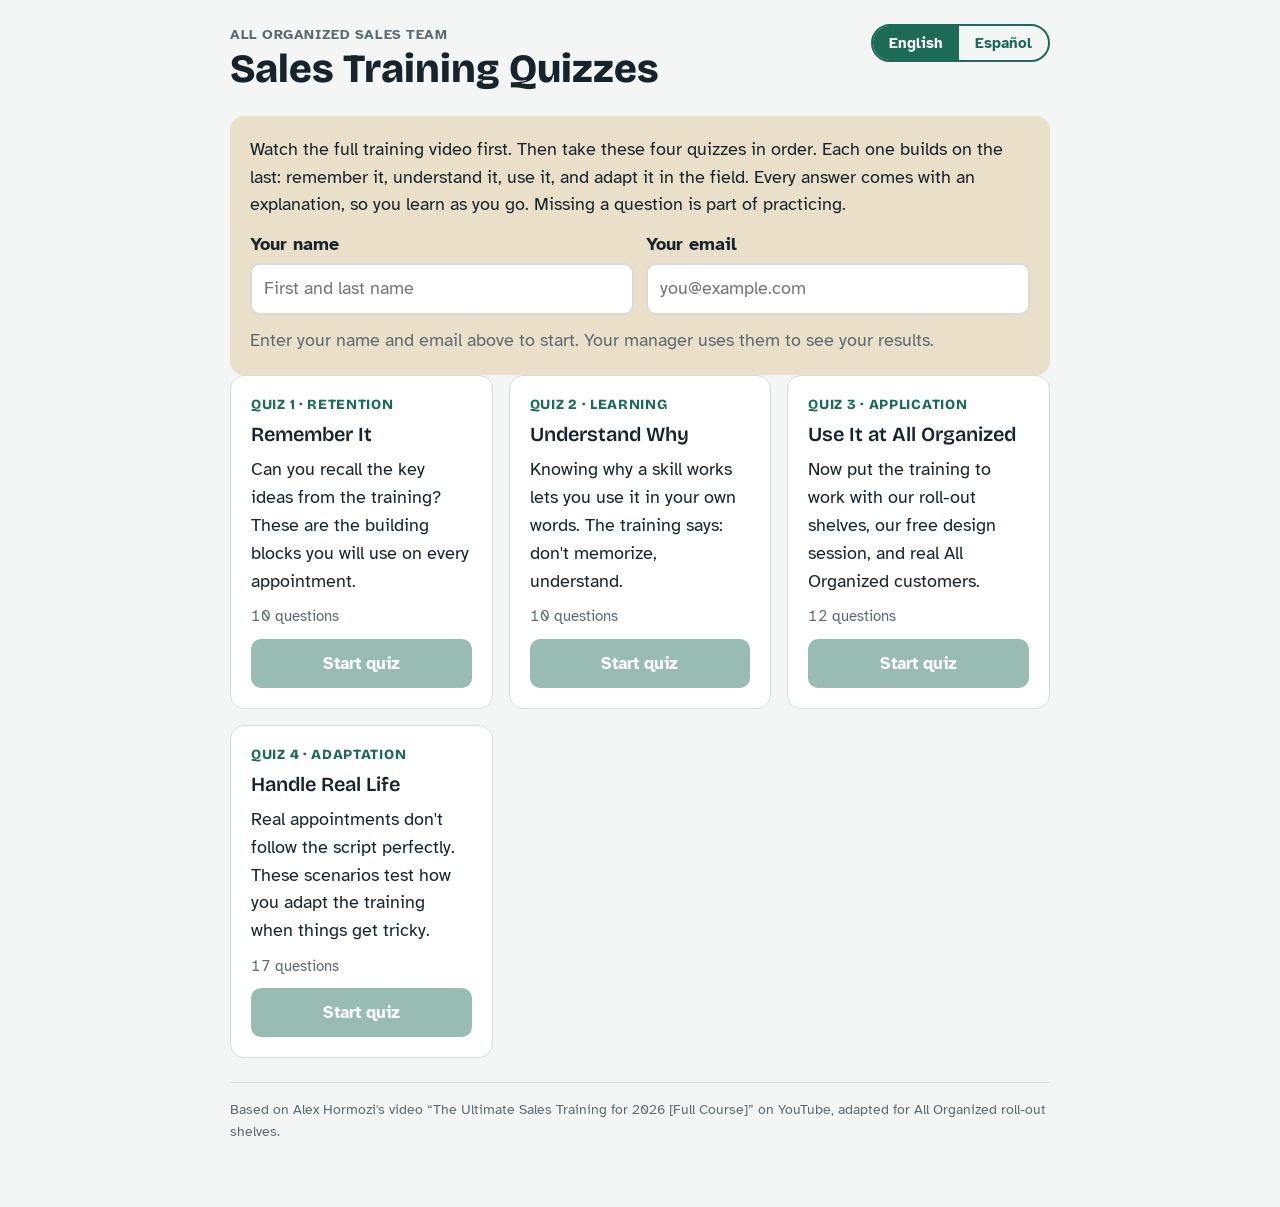
<file: index.html>
<!DOCTYPE html>
<html lang="en">
<head>
<meta charset="utf-8">
<meta name="viewport" content="width=device-width, initial-scale=1">
<meta name="robots" content="noindex">
<title>All Organized Sales Quizzes</title>
<link rel="preconnect" href="https://fonts.googleapis.com">
<link rel="preconnect" href="https://fonts.gstatic.com" crossorigin>
<link href="https://fonts.googleapis.com/css2?family=Bricolage+Grotesque:opsz,wght@12..96,600;12..96,800&family=Atkinson+Hyperlegible:wght@400;700&display=swap" rel="stylesheet">
<link rel="stylesheet" href="style.css">
</head>
<body>
<div class="wrap">
  <header class="top">
    <div class="brand">
      <small id="t-kicker">All Organized Sales Team</small>
      <h1 id="t-title">Sales Training Quizzes</h1>
    </div>
    <div class="lang" role="group" aria-label="Language / Idioma">
      <button type="button" id="lang-en" aria-pressed="true">English</button>
      <button type="button" id="lang-es" aria-pressed="false">Español</button>
    </div>
  </header>
  <main id="view"></main>
  <footer>
    <p id="t-source"></p>
  </footer>
</div>
<script src="config.js"></script>
<script src="quizzes.js"></script>
<script src="app.js"></script>
</body>
</html>
</file>
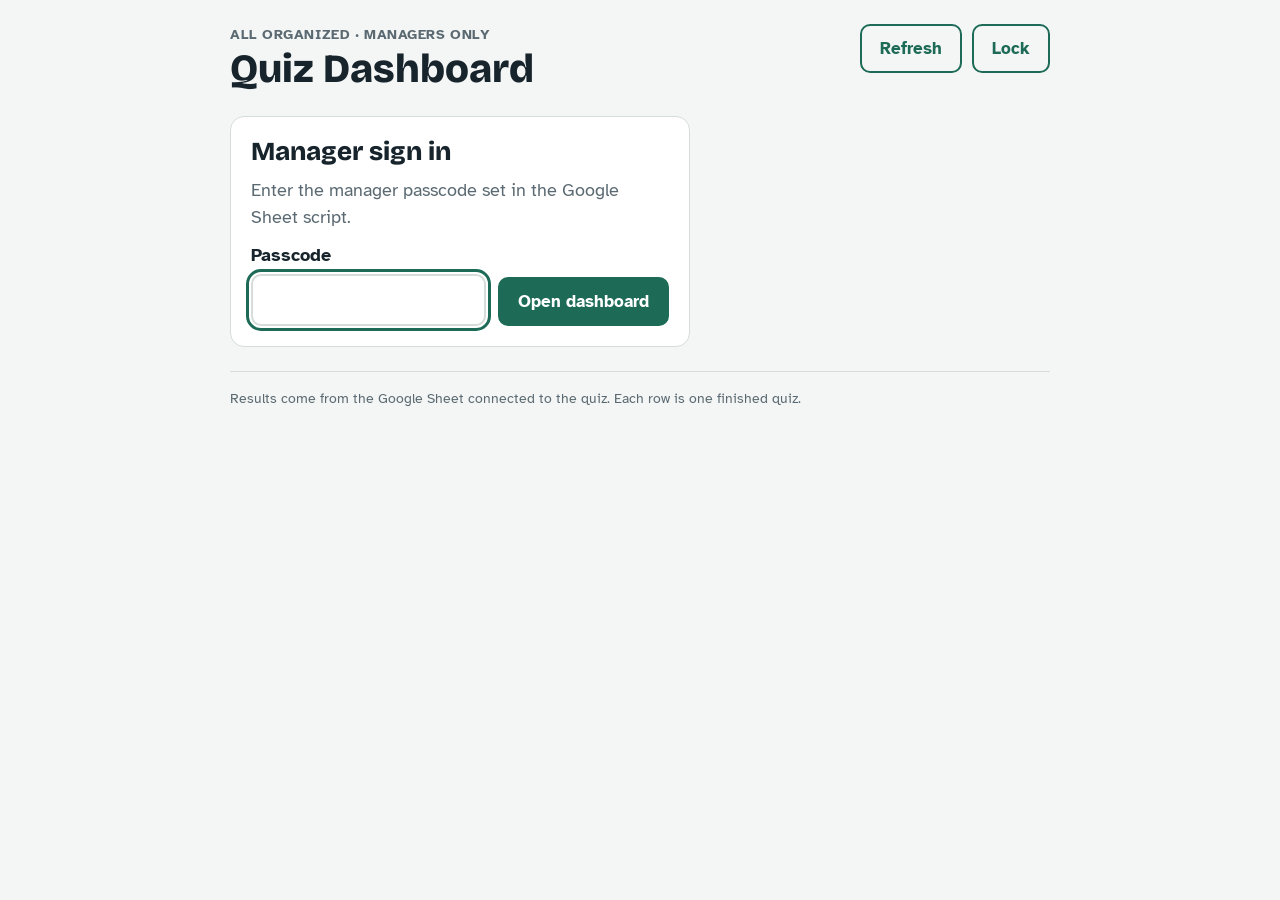
<file: manager.html>
<!DOCTYPE html>
<html lang="en">
<head>
<meta charset="utf-8">
<meta name="viewport" content="width=device-width, initial-scale=1">
<meta name="robots" content="noindex">
<title>All Organized Quiz Dashboard</title>
<link rel="preconnect" href="https://fonts.googleapis.com">
<link rel="preconnect" href="https://fonts.gstatic.com" crossorigin>
<link href="https://fonts.googleapis.com/css2?family=Bricolage+Grotesque:opsz,wght@12..96,600;12..96,800&family=Atkinson+Hyperlegible:wght@400;700&display=swap" rel="stylesheet">
<link rel="stylesheet" href="style.css">
</head>
<body>
<div class="wrap">
  <header class="top">
    <div class="brand">
      <small>All Organized · Managers only</small>
      <h1>Quiz Dashboard</h1>
    </div>
    <div class="toprow" id="actions" hidden>
      <button type="button" class="btn ghost" id="refresh">Refresh</button>
      <button type="button" class="btn ghost" id="lock">Lock</button>
    </div>
  </header>
  <main id="view"></main>
  <footer><p>Results come from the Google Sheet connected to the quiz. Each row is one finished quiz.</p></footer>
</div>
<script src="config.js"></script>
<script src="quizzes.js"></script>
<script>
(function () {
  var CFG = window.QUIZ_CONFIG || {};
  var view = document.getElementById("view");
  var st = { pass: ss("ao-pass") || "", rows: null, err: "", tab: "board", keyLang: "en", loading: false, msg: "" };
  function ss(k, v) { try { if (v === undefined) return sessionStorage.getItem(k); if (v === null) sessionStorage.removeItem(k); else sessionStorage.setItem(k, v); } catch (e) { return null; } }
  function esc(s) { return String(s == null ? "" : s).replace(/[&<>"]/g, function (c) { return { "&": "&amp;", "<": "&lt;", ">": "&gt;", '"': "&quot;" }[c]; }); }
  function order(qi, n, salt) {
    var idx = [], s = (qi + 1) * 7919 + salt * 104729;
    for (var k = 0; k < n; k++) idx.push(k);
    for (var j = n - 1; j > 0; j--) { s = (s * 9301 + 49297) % 233280; var r = Math.floor(s / 233280 * (j + 1)); var t = idx[j]; idx[j] = idx[r]; idx[r] = t; }
    return idx;
  }

  function load() {
    if (!/^https:\/\/script\.google\.com\//.test(CFG.scriptUrl || "")) { st.err = "The quiz isn't connected to the Google Sheet yet. Paste your web app URL into config.js (README, Part 1)."; render(); return; }
    st.loading = true; st.err = ""; render();
    fetch(CFG.scriptUrl, { method: "POST", headers: { "Content-Type": "text/plain;charset=utf-8" }, body: JSON.stringify({ action: "dashboard", passcode: st.pass }) })
      .then(function (r) { return r.json(); })
      .then(function (j) {
        st.loading = false;
        if (j && j.ok) { st.rows = j.rows || []; ss("ao-pass", st.pass); }
        else { st.rows = null; st.err = j && j.error === "wrong_passcode" ? "That passcode isn't right. Try again." : "Couldn't load results. Try Refresh."; if (j && j.error === "wrong_passcode") { st.pass = ""; ss("ao-pass", null); } }
        render();
      })
      .catch(function () { st.loading = false; st.err = "Couldn't reach the Google Sheet. Check your connection and try Refresh."; render(); });
  }

  function gate() {
    var h = '<section class="card" style="max-width:460px"><h2>Manager sign in</h2><p class="muted">Enter the manager passcode set in the Google Sheet script.</p><form id="gate" class="fields"><div class="field"><label for="pass"><strong>Passcode</strong></label><input type="password" id="pass" autocomplete="current-password" required></div><div class="row"><button class="btn" type="submit">Open dashboard</button></div></form>' + (st.err ? '<p class="sync warn" role="alert">' + esc(st.err) + '</p>' : '') + '</section>';
    view.innerHTML = h;
    document.getElementById("gate").addEventListener("submit", function (e) { e.preventDefault(); st.pass = document.getElementById("pass").value; load(); });
    document.getElementById("pass").focus();
  }

  function reps() {
    var by = {};
    st.rows.forEach(function (r) {
      var k = String(r.email || "").toLowerCase() || ("(no email) " + r.name);
      var p = by[k] || (by[k] = { name: r.name, email: r.email, q: {}, last: "" });
      p.name = r.name || p.name;
      var q = p.q[r.quizNum] || (p.q[r.quizNum] = { best: 0, attempts: 0, last: 0 });
      q.best = Math.max(q.best, Number(r.pct) || 0); q.attempts++; q.last = Number(r.pct) || 0;
      if (r.at > p.last) p.last = r.at;
    });
    return Object.keys(by).map(function (k) { return by[k]; }).sort(function (a, b) { return String(a.name).localeCompare(String(b.name)); });
  }
  function avg(p) { var v = QUIZZES.map(function (q) { return p.q[q.num] ? p.q[q.num].best : null; }).filter(function (x) { return x !== null; }); return v.length ? Math.round(v.reduce(function (a, b) { return a + b; }, 0) / v.length) : null; }
  function pill(v) {
    if (!v) return '<span class="pill none">-</span>';
    var c = v.best >= 80 ? "hi" : v.best >= 60 ? "mid" : "lo";
    return '<span class="pill ' + c + '">' + v.best + '%</span><span class="att">' + v.attempts + (v.attempts === 1 ? ' try' : ' tries') + '</span>';
  }
  function d(iso) { try { return new Date(iso).toLocaleString("en-US", { month: "short", day: "numeric", hour: "numeric", minute: "2-digit" }); } catch (e) { return ""; } }

  function board() {
    var list = reps();
    var all = st.rows.map(function (r) { return Number(r.pct) || 0; });
    var teamAvg = all.length ? Math.round(all.reduce(function (a, b) { return a + b; }, 0) / all.length) : 0;
    var done = list.filter(function (p) { return QUIZZES.every(function (q) { return p.q[q.num]; }); }).length;
    var h = '<div class="tiles"><div class="tile"><span class="num">' + list.length + '</span><span class="muted">Reps</span></div><div class="tile"><span class="num">' + st.rows.length + '</span><span class="muted">Quizzes finished</span></div><div class="tile"><span class="num">' + teamAvg + '%</span><span class="muted">Average score</span></div><div class="tile"><span class="num">' + done + '</span><span class="muted">Finished all 4</span></div></div>';
    if (!list.length) return h + '<div class="item"><p>No results yet. Send reps the quiz link and their scores will show up here after they finish a quiz.</p></div>';
    h += '<h2>Best score by rep</h2><div class="tablewrap"><table><thead><tr><th scope="col">Rep</th>';
    QUIZZES.forEach(function (q) { h += '<th scope="col">Quiz ' + q.num + '<span class="att">' + esc(q.focus.en) + '</span></th>'; });
    h += '<th scope="col">Average</th><th scope="col">Last activity</th></tr></thead><tbody>';
    list.forEach(function (p) {
      var a = avg(p);
      h += '<tr><td><strong>' + esc(p.name) + '</strong><span class="att">' + esc(p.email) + '</span></td>';
      QUIZZES.forEach(function (q) { h += '<td>' + pill(p.q[q.num]) + '</td>'; });
      h += '<td>' + (a === null ? '-' : '<strong>' + a + '%</strong>') + '</td><td>' + esc(d(p.last)) + '</td></tr>';
    });
    h += '</tbody></table></div><div class="row"><button type="button" class="btn" id="copyboard">Copy scoreboard</button>' + (CFG.sheetUrl ? '<a class="btn ghost" href="' + esc(CFG.sheetUrl) + '" target="_blank" rel="noopener">Open Google Sheet</a>' : '') + '</div><p class="status" id="msg" role="status">' + esc(st.msg) + '</p>';
    // Most-missed questions
    var miss = {};
    st.rows.forEach(function (r) { String(r.missed || "").split(",").forEach(function (n) { n = n.trim(); if (n) { var k = r.quizNum + "-" + n; miss[k] = (miss[k] || 0) + 1; } }); });
    var top = Object.keys(miss).sort(function (a, b) { return miss[b] - miss[a]; }).slice(0, 8);
    if (top.length) {
      h += '<h2>Most-missed questions</h2><p class="muted">Good topics for your next team huddle or role-play.</p><div class="list">';
      top.forEach(function (k) {
        var parts = k.split("-"), q = QUIZZES.filter(function (x) { return String(x.num) === parts[0]; })[0], it = q && q.questions[+parts[1] - 1];
        if (it) h += '<div class="item"><p><strong>Quiz ' + q.num + ', question ' + parts[1] + '</strong> · missed ' + miss[k] + (miss[k] === 1 ? ' time' : ' times') + '</p><p>' + esc(it.q.en) + '</p></div>';
      });
      h += '</div>';
    }
    return h;
  }

  function recent() {
    var rows = st.rows.slice().sort(function (a, b) { return a.at < b.at ? 1 : -1; });
    if (!rows.length) return '<div class="item"><p>No results yet.</p></div>';
    var h = '<div class="tablewrap"><table><thead><tr><th>When</th><th>Rep</th><th>Quiz</th><th>Score</th><th>Language</th><th>Missed</th></tr></thead><tbody>';
    rows.forEach(function (r) { h += '<tr><td>' + esc(d(r.at)) + '</td><td>' + esc(r.name) + '<span class="att">' + esc(r.email) + '</span></td><td>' + esc(r.quizNum) + '. ' + esc(r.quiz) + '</td><td>' + esc(r.score) + '/' + esc(r.total) + ' (' + esc(r.pct) + '%)</td><td>' + esc(r.lang) + '</td><td>' + esc(r.missed || "None") + '</td></tr>'; });
    return h + '</tbody></table></div>';
  }

  function key() {
    var lg = st.keyLang;
    var h = '<div class="tabs" role="group" aria-label="Answer key language"><button type="button" class="btn ghost" data-kl="en" aria-pressed="' + (lg === "en") + '">English</button><button type="button" class="btn ghost" data-kl="es" aria-pressed="' + (lg === "es") + '">Español</button></div>';
    h += '<p class="muted">Letters match the order reps see on screen.</p>';
    QUIZZES.forEach(function (q, qn) {
      h += '<section class="card key"><h2>Quiz ' + q.num + ': ' + esc(q.title[lg]) + '</h2><ol>';
      q.questions.forEach(function (it, qi) {
        var pos = order(qi, it.opts.en.length, qn).indexOf(it.a);
        h += '<li><p><strong>' + esc(it.q[lg]) + '</strong></p><p><b>' + "ABCD"[pos] + '.</b> ' + esc(it.opts[lg][it.a]) + '</p><p class="muted">' + esc(it.why[lg]) + '</p></li>';
      });
      h += '</ol></section>';
    });
    return h;
  }

  function render() {
    document.getElementById("actions").hidden = !st.rows;
    if (!st.rows) { if (st.loading) { view.innerHTML = '<p class="muted">Loading results...</p>'; return; } gate(); return; }
    var tabs = [["board", "Dashboard"], ["recent", "All results"], ["key", "Answer key"]];
    var h = '<div class="tabs" role="group" aria-label="Sections">' + tabs.map(function (x) { return '<button type="button" class="btn ghost" data-tab="' + x[0] + '" aria-pressed="' + (st.tab === x[0]) + '">' + x[1] + '</button>'; }).join('') + '</div>';
    if (st.err) h += '<p class="sync warn" role="alert">' + esc(st.err) + '</p>';
    h += st.tab === "board" ? board() : st.tab === "recent" ? recent() : key();
    view.innerHTML = h;
    view.querySelectorAll("[data-tab]").forEach(function (b) { b.addEventListener("click", function () { st.tab = b.getAttribute("data-tab"); st.msg = ""; render(); }); });
    view.querySelectorAll("[data-kl]").forEach(function (b) { b.addEventListener("click", function () { st.keyLang = b.getAttribute("data-kl"); render(); }); });
    var cb = document.getElementById("copyboard");
    if (cb) cb.addEventListener("click", function () {
      var lines = [["Rep", "Email"].concat(QUIZZES.map(function (q) { return "Quiz " + q.num + " (" + q.focus.en + ")"; }), ["Average"]).join("\t")];
      reps().forEach(function (p) { var a = avg(p); lines.push([p.name, p.email].concat(QUIZZES.map(function (q) { var v = p.q[q.num]; return v ? v.best + "% (" + v.attempts + ")" : "-"; }), [a === null ? "-" : a + "%"]).join("\t")); });
      var el = document.getElementById("msg");
      try { navigator.clipboard.writeText(lines.join("\n")).then(function () { st.msg = "Scoreboard copied. Paste it into a spreadsheet or email."; el.textContent = st.msg; }, function () { el.textContent = "Couldn't copy automatically."; }); } catch (e) { el.textContent = "Couldn't copy automatically."; }
    });
  }

  document.getElementById("refresh").addEventListener("click", load);
  document.getElementById("lock").addEventListener("click", function () { st.pass = ""; st.rows = null; st.err = ""; ss("ao-pass", null); render(); });
  if (st.pass) load(); else render();
})();
</script>
</body>
</html>
</file>
<file: style.css>
:root {
  /* Layout: one centered working column; home = 4 quiz cards, quiz = one question at a time */
  --ink: #17242c;
  --muted: #5b6a72;
  --paper: #f4f6f5;
  --panel: #ffffff;
  --birch: #eadfc9;
  --pine: #1d6b57;
  --pine-soft: #dcefe8;
  --line: #d5dcd9;
  --good: #1f7a3f;
  --good-bg: #e3f4e8;
  --bad: #b23a2e;
  --bad-bg: #fbe7e4;
  --font-display: "Bricolage Grotesque", "Segoe UI", system-ui, sans-serif;
  --font-body: "Atkinson Hyperlegible", "Segoe UI", system-ui, sans-serif;
  color-scheme: light;
}
@media (prefers-color-scheme: dark) {
  :root:not([data-theme="light"]) {
    --ink: #e8eeeb; --muted: #a4b2ad; --paper: #121a1e; --panel: #1b252a; --birch: #3a3226;
    --pine: #5fc4a5; --pine-soft: #1f3a33; --line: #2e3b40;
    --good: #6fd08f; --good-bg: #183323; --bad: #f08b7f; --bad-bg: #3a1f1c;
    color-scheme: dark;
  }
}
:root[data-theme="dark"] {
  --ink: #e8eeeb; --muted: #a4b2ad; --paper: #121a1e; --panel: #1b252a; --birch: #3a3226;
  --pine: #5fc4a5; --pine-soft: #1f3a33; --line: #2e3b40;
  --good: #6fd08f; --good-bg: #183323; --bad: #f08b7f; --bad-bg: #3a1f1c;
  color-scheme: dark;
}
* { box-sizing: border-box; }
html, body { margin: 0; }
body { background: var(--paper); color: var(--ink); font-family: var(--font-body); font-size: 18px; line-height: 1.55; }
.wrap { max-width: 860px; margin: 0 auto; padding: 24px 20px 64px; display: flex; flex-direction: column; gap: 24px; }
header.top { display: flex; flex-wrap: wrap; gap: 16px; align-items: flex-start; justify-content: space-between; }
.brand small { display: block; font-size: 14px; color: var(--muted); letter-spacing: .04em; text-transform: uppercase; font-weight: 700; }
h1, h2, h3 { font-family: var(--font-display); text-wrap: balance; margin: 0; line-height: 1.15; }
h1 { font-size: clamp(28px, 5vw, 40px); font-weight: 800; }
h2 { font-size: 26px; font-weight: 800; }
h3 { font-size: 20px; font-weight: 600; }
p { margin: 0; }
.muted { color: var(--muted); }
.lang { display: inline-flex; border: 2px solid var(--pine); border-radius: 999px; overflow: hidden; }
.lang button { border: 0; background: transparent; color: var(--pine); font: 700 15px var(--font-body); padding: 8px 16px; cursor: pointer; }
.lang button[aria-pressed="true"] { background: var(--pine); color: var(--panel); }
.intro { background: var(--birch); border-radius: 14px; padding: 20px; display: flex; flex-direction: column; gap: 12px; }
.namefield { display: flex; flex-wrap: wrap; gap: 8px 12px; align-items: center; }
.namefield label { font-weight: 700; }
input[type="text"] { font: inherit; padding: 10px 12px; border: 2px solid var(--line); border-radius: 10px; background: var(--panel); color: var(--ink); min-width: 220px; flex: 1; max-width: 360px; }
.grid { display: grid; grid-template-columns: repeat(auto-fit, minmax(240px, 1fr)); gap: 16px; }
.card { background: var(--panel); border: 1px solid var(--line); border-radius: 14px; padding: 20px; display: flex; flex-direction: column; gap: 10px; }
.card .step { font: 800 14px var(--font-display); color: var(--pine); letter-spacing: .05em; text-transform: uppercase; }
.card .meta { font-size: 15px; color: var(--muted); font-variant-numeric: tabular-nums; }
.card .best { font-size: 15px; font-weight: 700; color: var(--good); }
.card button { margin-top: auto; }
.btn { font: 700 17px var(--font-body); border-radius: 10px; padding: 12px 18px; border: 2px solid var(--pine); background: var(--pine); color: var(--panel); cursor: pointer; }
.btn.ghost { background: transparent; color: var(--pine); }
.btn:disabled { opacity: .45; cursor: not-allowed; }
button:focus-visible, input:focus-visible, a:focus-visible { outline: 3px solid var(--pine); outline-offset: 2px; }
.row { display: flex; flex-wrap: wrap; gap: 12px; align-items: center; }
.progress { height: 10px; background: var(--line); border-radius: 999px; overflow: hidden; }
.progress span { display: block; height: 100%; background: var(--pine); transition: width .25s; }
.qhead { display: flex; justify-content: space-between; gap: 12px; flex-wrap: wrap; font-size: 15px; color: var(--muted); font-variant-numeric: tabular-nums; }
.question { background: var(--panel); border: 1px solid var(--line); border-radius: 14px; padding: 22px; display: flex; flex-direction: column; gap: 16px; }
.question .qtext { font-size: 21px; font-weight: 700; }
.opts { display: flex; flex-direction: column; gap: 10px; }
.opt { text-align: left; font: 400 17px/1.45 var(--font-body); color: var(--ink); background: var(--paper); border: 2px solid var(--line); border-radius: 12px; padding: 14px 16px; cursor: pointer; display: flex; gap: 12px; align-items: flex-start; }
.opt:hover:not(:disabled) { border-color: var(--pine); }
.opt .letter { flex: none; width: 28px; height: 28px; border-radius: 50%; background: var(--pine-soft); color: var(--pine); font-weight: 700; display: grid; place-items: center; font-size: 15px; }
.opt:disabled { cursor: default; }
.opt.correct { border-color: var(--good); background: var(--good-bg); }
.opt.correct .letter { background: var(--good); color: var(--panel); }
.opt.wrong { border-color: var(--bad); background: var(--bad-bg); }
.opt.wrong .letter { background: var(--bad); color: var(--panel); }
.feedback { border-left: 6px solid var(--good); background: var(--good-bg); padding: 14px 16px; border-radius: 8px; display: flex; flex-direction: column; gap: 6px; }
.feedback.miss { border-color: var(--bad); background: var(--bad-bg); }
.feedback strong { font-family: var(--font-display); font-size: 19px; }
.score { display: flex; flex-wrap: wrap; gap: 20px; align-items: center; background: var(--panel); border: 1px solid var(--line); border-radius: 14px; padding: 22px; }
.score .big { font: 800 56px/1 var(--font-display); color: var(--pine); font-variant-numeric: tabular-nums; }
.list { display: flex; flex-direction: column; gap: 12px; }
.item { background: var(--panel); border: 1px solid var(--line); border-radius: 12px; padding: 16px; display: flex; flex-direction: column; gap: 6px; }
.item .tag { font-size: 14px; font-weight: 700; color: var(--good); }
.practice { background: var(--birch); border-radius: 14px; padding: 20px; display: flex; flex-direction: column; gap: 10px; }
.practice ol { margin: 0; padding-left: 22px; display: flex; flex-direction: column; gap: 8px; }
.status { font-size: 15px; color: var(--good); font-weight: 700; min-height: 1.4em; }
footer { font-size: 14px; color: var(--muted); display: flex; flex-direction: column; gap: 6px; border-top: 1px solid var(--line); padding-top: 16px; }
footer a { color: var(--pine); }
.linkish { background: none; border: 0; padding: 0; color: var(--pine); font: inherit; text-decoration: underline; cursor: pointer; }
.key h3 { margin-top: 8px; }
.key ol { padding-left: 22px; margin: 0; display: flex; flex-direction: column; gap: 8px; }
.toprow { display: flex; flex-wrap: wrap; gap: 10px; align-items: center; }
.tablewrap { overflow-x: auto; background: var(--panel); border: 1px solid var(--line); border-radius: 14px; }
table { border-collapse: collapse; width: 100%; font-size: 16px; font-variant-numeric: tabular-nums; }
th, td { text-align: left; padding: 12px 14px; border-bottom: 1px solid var(--line); white-space: nowrap; }
th { font-family: var(--font-display); font-size: 15px; color: var(--muted); }
tr:last-child td { border-bottom: 0; }
.pill { display: inline-block; min-width: 52px; text-align: center; padding: 3px 10px; border-radius: 999px; font-weight: 700; font-size: 15px; }
.pill.hi { background: var(--good-bg); color: var(--good); }
.pill.mid { background: var(--birch); color: var(--ink); }
.pill.lo { background: var(--bad-bg); color: var(--bad); }
.pill.none { color: var(--muted); }
.att { display: block; font-size: 13px; color: var(--muted); }
.sync { font-size: 15px; font-weight: 700; }
.sync.ok { color: var(--good); }
.sync.warn { color: var(--bad); }
@media (prefers-reduced-motion: reduce) { .progress span { transition: none; } }
@media (max-width: 420px) { body { font-size: 17px; } .question { padding: 16px; } }

.field { display: flex; flex-direction: column; gap: 4px; flex: 1; min-width: 220px; }
.fields { display: flex; flex-wrap: wrap; gap: 12px; }
input[type="email"], input[type="password"] { font: inherit; padding: 10px 12px; border: 2px solid var(--line); border-radius: 10px; background: var(--panel); color: var(--ink); width: 100%; }
input[type="text"] { width: 100%; max-width: none; }
.tiles { display: grid; grid-template-columns: repeat(auto-fit, minmax(160px, 1fr)); gap: 12px; }
.tile { background: var(--panel); border: 1px solid var(--line); border-radius: 14px; padding: 16px; display: flex; flex-direction: column; gap: 4px; }
.tile .num { font: 800 34px/1 var(--font-display); color: var(--pine); font-variant-numeric: tabular-nums; }
.tabs { display: flex; flex-wrap: wrap; gap: 8px; }
.tabs button[aria-pressed="true"] { background: var(--pine); color: var(--panel); }
</file>
